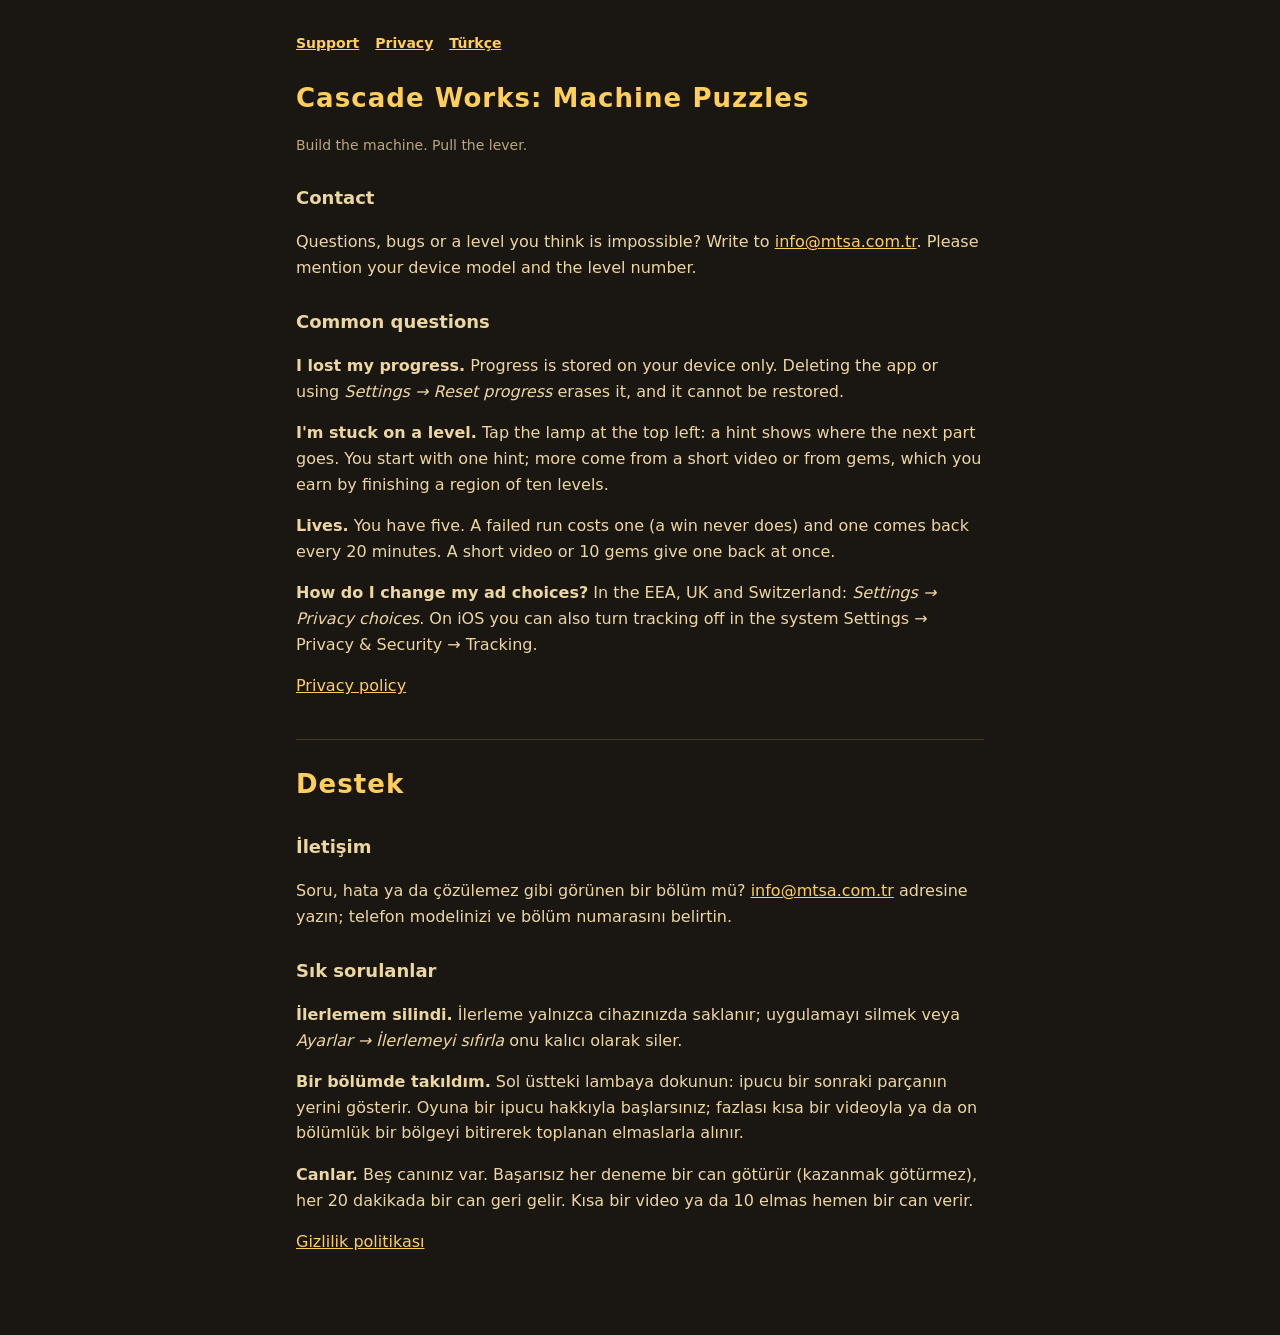
<file: index.html>
<!doctype html>
<html lang="en">
<head>
<meta charset="utf-8">
<meta name="viewport" content="width=device-width, initial-scale=1">
<title>Cascade Works — Support</title>
<link rel="stylesheet" href="style.css">
</head>
<body>
<main>
<nav><a href="./">Support</a><a href="privacy.html">Privacy</a><a href="#tr">Türkçe</a></nav>
<h1>Cascade Works: Machine Puzzles</h1>
<p class="muted">Build the machine. Pull the lever.</p>

<h2>Contact</h2>
<p>Questions, bugs or a level you think is impossible? Write to <a href="mailto:info@mtsa.com.tr">info@mtsa.com.tr</a>. Please mention your device model and the level number.</p>

<h2>Common questions</h2>
<p><strong>I lost my progress.</strong> Progress is stored on your device only. Deleting the app or using <em>Settings → Reset progress</em> erases it, and it cannot be restored.</p>
<p><strong>I'm stuck on a level.</strong> Tap the lamp at the top left: a hint shows where the next part goes. You start with one hint; more come from a short video or from gems, which you earn by finishing a region of ten levels.</p>
<p><strong>Lives.</strong> You have five. A failed run costs one (a win never does) and one comes back every 20 minutes. A short video or 10 gems give one back at once.</p>
<p><strong>How do I change my ad choices?</strong> In the EEA, UK and Switzerland: <em>Settings → Privacy choices</em>. On iOS you can also turn tracking off in the system Settings → Privacy &amp; Security → Tracking.</p>
<p><a href="privacy.html">Privacy policy</a></p>

<section class="lang" id="tr" lang="tr">
<h1>Destek</h1>
<h2>İletişim</h2>
<p>Soru, hata ya da çözülemez gibi görünen bir bölüm mü? <a href="mailto:info@mtsa.com.tr">info@mtsa.com.tr</a> adresine yazın; telefon modelinizi ve bölüm numarasını belirtin.</p>
<h2>Sık sorulanlar</h2>
<p><strong>İlerlemem silindi.</strong> İlerleme yalnızca cihazınızda saklanır; uygulamayı silmek veya <em>Ayarlar → İlerlemeyi sıfırla</em> onu kalıcı olarak siler.</p>
<p><strong>Bir bölümde takıldım.</strong> Sol üstteki lambaya dokunun: ipucu bir sonraki parçanın yerini gösterir. Oyuna bir ipucu hakkıyla başlarsınız; fazlası kısa bir videoyla ya da on bölümlük bir bölgeyi bitirerek toplanan elmaslarla alınır.</p>
<p><strong>Canlar.</strong> Beş canınız var. Başarısız her deneme bir can götürür (kazanmak götürmez), her 20 dakikada bir can geri gelir. Kısa bir video ya da 10 elmas hemen bir can verir.</p>
<p><a href="privacy.html">Gizlilik politikası</a></p>
</section>
</main>
</body>
</html>
</file>
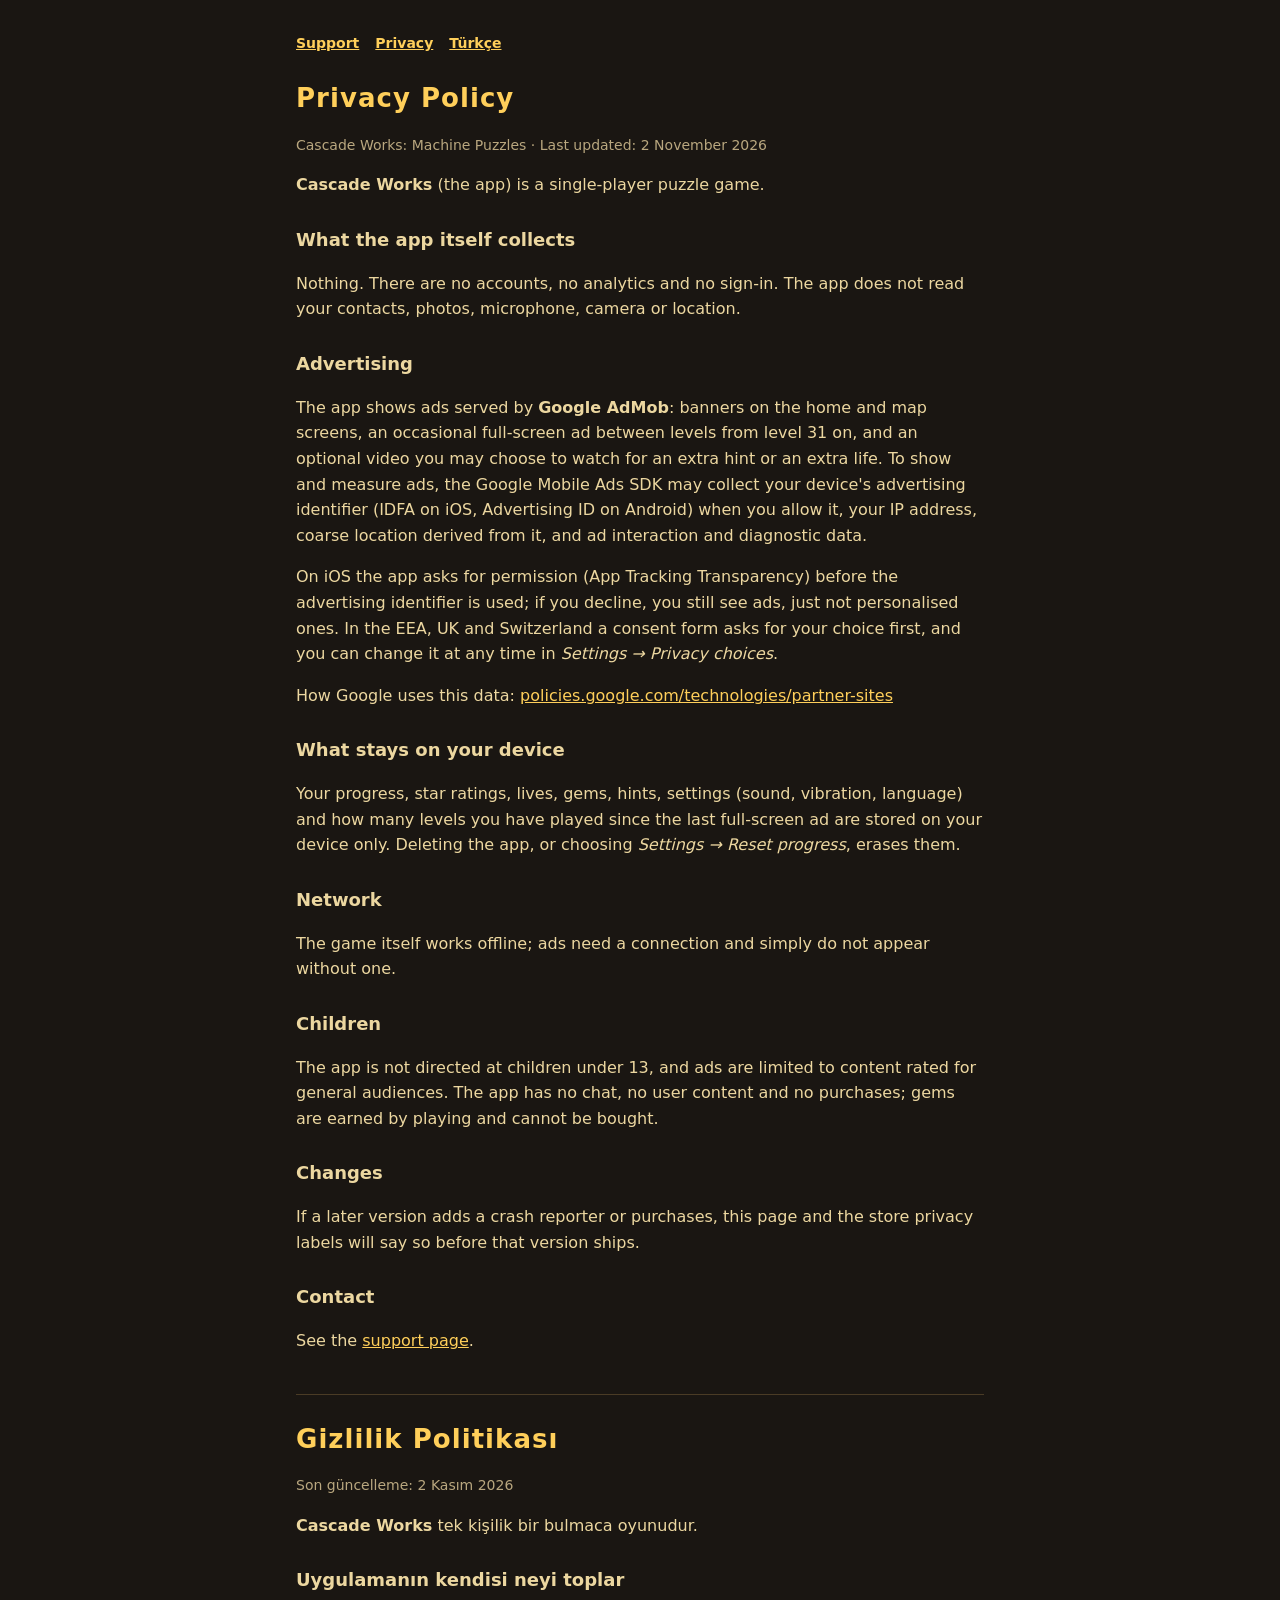
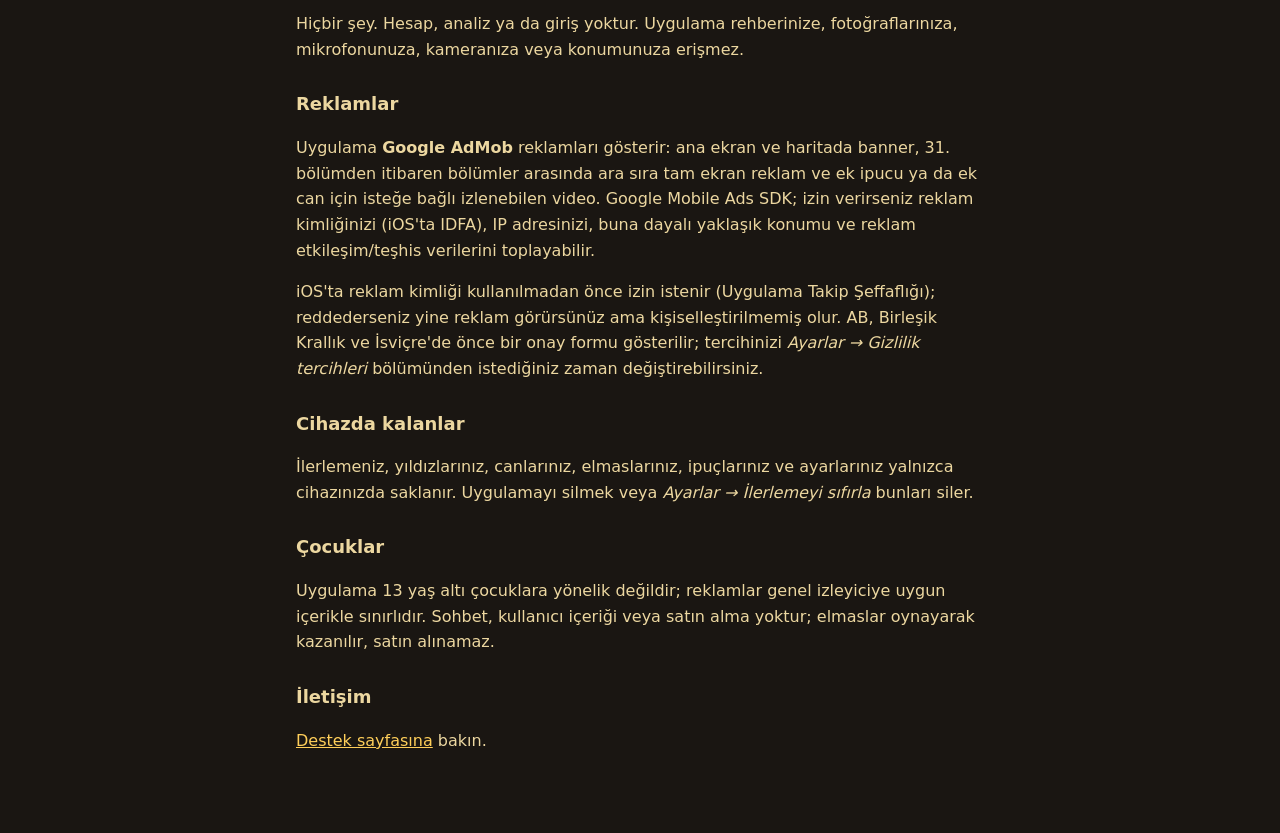
<file: privacy.html>
<!doctype html>
<html lang="en">
<head>
<meta charset="utf-8">
<meta name="viewport" content="width=device-width, initial-scale=1">
<title>Cascade Works — Privacy Policy</title>
<link rel="stylesheet" href="style.css">
</head>
<body>
<main>
<nav><a href="./">Support</a><a href="privacy.html">Privacy</a><a href="#tr">Türkçe</a></nav>
<h1>Privacy Policy</h1>
<p class="muted">Cascade Works: Machine Puzzles · Last updated: 2 November 2026</p>

<p><strong>Cascade Works</strong> (the app) is a single-player puzzle game.</p>

<h2>What the app itself collects</h2>
<p>Nothing. There are no accounts, no analytics and no sign-in. The app does not read your contacts, photos, microphone, camera or location.</p>

<h2>Advertising</h2>
<p>The app shows ads served by <strong>Google AdMob</strong>: banners on the home and map screens, an occasional full-screen ad between levels from level 31 on, and an optional video you may choose to watch for an extra hint or an extra life. To show and measure ads, the Google Mobile Ads SDK may collect your device's advertising identifier (IDFA on iOS, Advertising ID on Android) when you allow it, your IP address, coarse location derived from it, and ad interaction and diagnostic data.</p>
<p>On iOS the app asks for permission (App Tracking Transparency) before the advertising identifier is used; if you decline, you still see ads, just not personalised ones. In the EEA, UK and Switzerland a consent form asks for your choice first, and you can change it at any time in <em>Settings → Privacy choices</em>.</p>
<p>How Google uses this data: <a href="https://policies.google.com/technologies/partner-sites">policies.google.com/technologies/partner-sites</a></p>

<h2>What stays on your device</h2>
<p>Your progress, star ratings, lives, gems, hints, settings (sound, vibration, language) and how many levels you have played since the last full-screen ad are stored on your device only. Deleting the app, or choosing <em>Settings → Reset progress</em>, erases them.</p>

<h2>Network</h2>
<p>The game itself works offline; ads need a connection and simply do not appear without one.</p>

<h2>Children</h2>
<p>The app is not directed at children under 13, and ads are limited to content rated for general audiences. The app has no chat, no user content and no purchases; gems are earned by playing and cannot be bought.</p>

<h2>Changes</h2>
<p>If a later version adds a crash reporter or purchases, this page and the store privacy labels will say so before that version ships.</p>

<h2>Contact</h2>
<p>See the <a href="./">support page</a>.</p>

<section class="lang" id="tr" lang="tr">
<h1>Gizlilik Politikası</h1>
<p class="muted">Son güncelleme: 2 Kasım 2026</p>
<p><strong>Cascade Works</strong> tek kişilik bir bulmaca oyunudur.</p>
<h2>Uygulamanın kendisi neyi toplar</h2>
<p>Hiçbir şey. Hesap, analiz ya da giriş yoktur. Uygulama rehberinize, fotoğraflarınıza, mikrofonunuza, kameranıza veya konumunuza erişmez.</p>
<h2>Reklamlar</h2>
<p>Uygulama <strong>Google AdMob</strong> reklamları gösterir: ana ekran ve haritada banner, 31. bölümden itibaren bölümler arasında ara sıra tam ekran reklam ve ek ipucu ya da ek can için isteğe bağlı izlenebilen video. Google Mobile Ads SDK; izin verirseniz reklam kimliğinizi (iOS'ta IDFA), IP adresinizi, buna dayalı yaklaşık konumu ve reklam etkileşim/teşhis verilerini toplayabilir.</p>
<p>iOS'ta reklam kimliği kullanılmadan önce izin istenir (Uygulama Takip Şeffaflığı); reddederseniz yine reklam görürsünüz ama kişiselleştirilmemiş olur. AB, Birleşik Krallık ve İsviçre'de önce bir onay formu gösterilir; tercihinizi <em>Ayarlar → Gizlilik tercihleri</em> bölümünden istediğiniz zaman değiştirebilirsiniz.</p>
<h2>Cihazda kalanlar</h2>
<p>İlerlemeniz, yıldızlarınız, canlarınız, elmaslarınız, ipuçlarınız ve ayarlarınız yalnızca cihazınızda saklanır. Uygulamayı silmek veya <em>Ayarlar → İlerlemeyi sıfırla</em> bunları siler.</p>
<h2>Çocuklar</h2>
<p>Uygulama 13 yaş altı çocuklara yönelik değildir; reklamlar genel izleyiciye uygun içerikle sınırlıdır. Sohbet, kullanıcı içeriği veya satın alma yoktur; elmaslar oynayarak kazanılır, satın alınamaz.</p>
<h2>İletişim</h2>
<p><a href="./">Destek sayfasına</a> bakın.</p>
</section>
</main>
</body>
</html>
</file>
<file: style.css>
:root { --bg: #1a1612; --card: #241d16; --ink: #ecd7a0; --muted: #b9a77f; --accent: #ffcf5a; --line: #4a3b25; }
* { box-sizing: border-box; }
body { margin: 0; background: var(--bg); color: var(--ink); font: 16px/1.6 system-ui, -apple-system, "Segoe UI", sans-serif; }
main { max-width: 720px; margin: 0 auto; padding: 32px 16px 64px; }
h1 { color: var(--accent); font-size: 26px; letter-spacing: .04em; margin: 0 0 4px; }
h2 { font-size: 18px; margin: 28px 0 6px; }
p, li { color: var(--ink); } .muted { color: var(--muted); font-size: 14px; }
a { color: var(--accent); }
nav { display: flex; gap: 16px; margin-bottom: 24px; font-weight: 700; font-size: 14px; }
.lang { border-top: 1px solid var(--line); margin-top: 40px; padding-top: 24px; }
</file>
